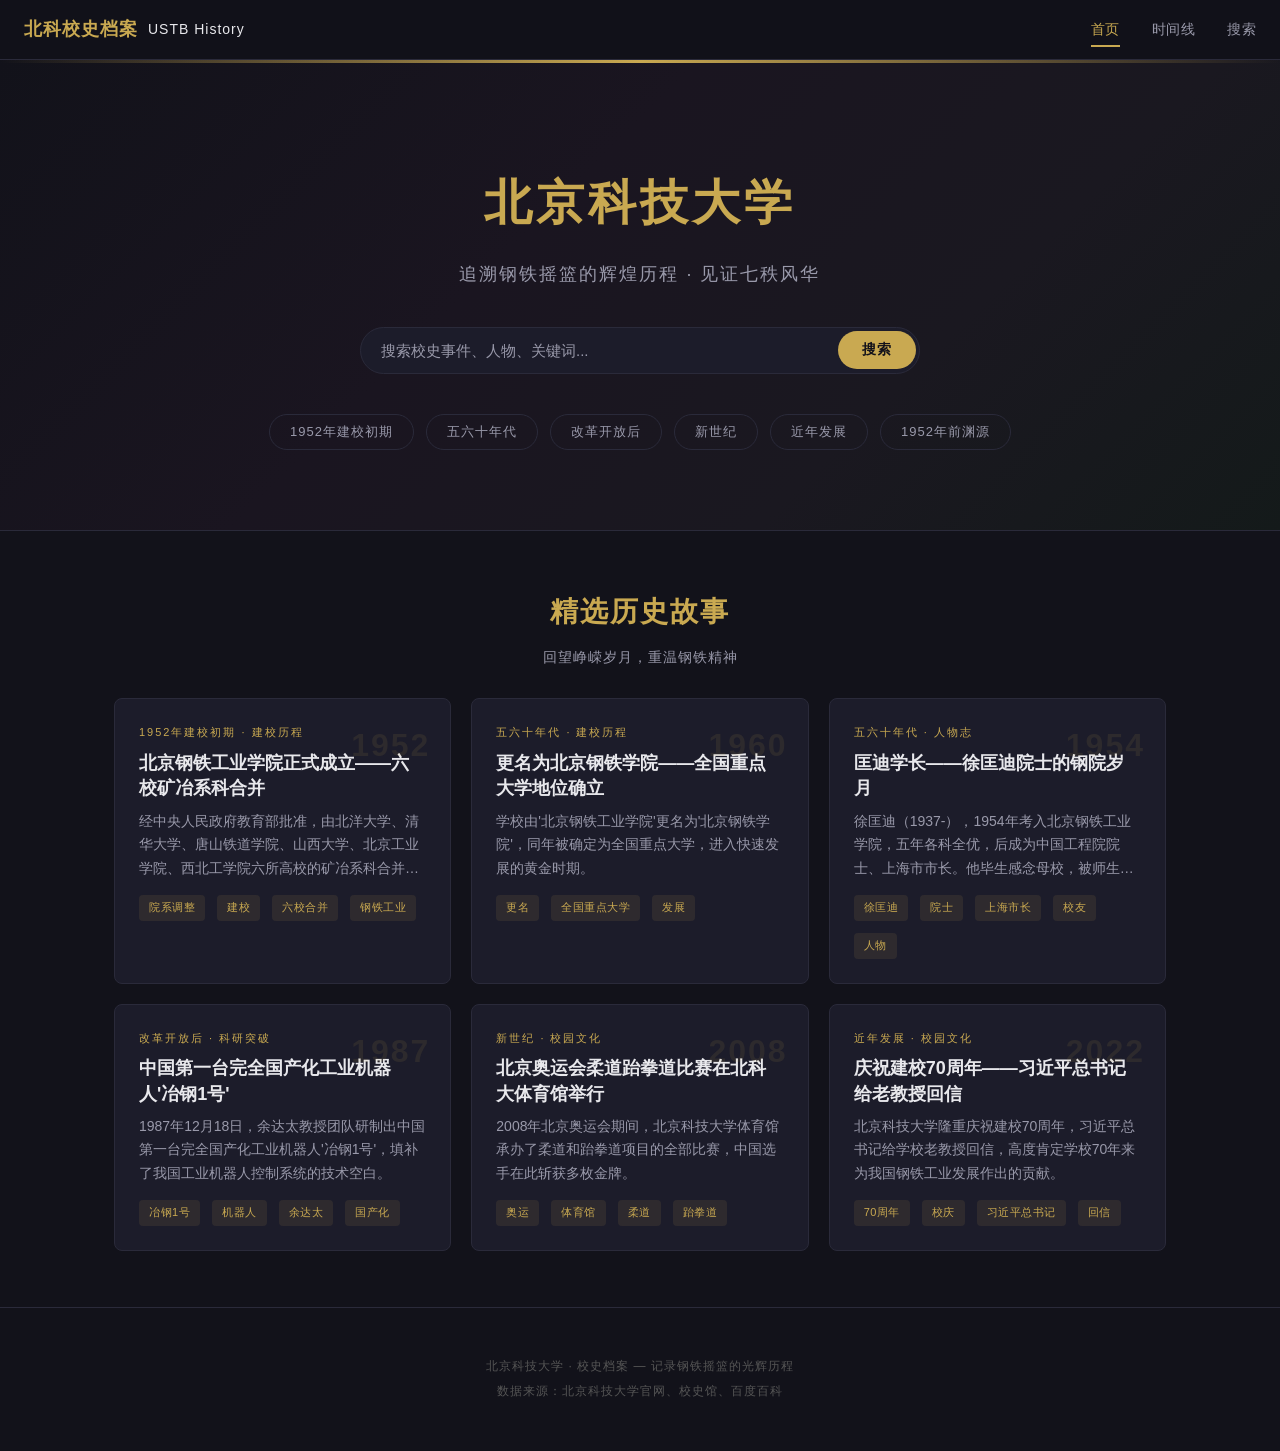
<file: index.html>
<!DOCTYPE html>
<html lang="zh-CN">
<head>
    <meta charset="UTF-8">
    <meta name="viewport" content="width=device-width, initial-scale=1.0">
    <title>北京科技大学 · 校史档案</title>
    <link rel="stylesheet" href="css/style.css">
</head>
<body>

    <!-- 导航栏 -->
    <nav class="navbar">
        <a href="index.html" class="nav-logo">
            北科校史档案 <span>USTB History</span>
        </a>
        <ul class="nav-links">
            <li><a href="index.html" class="active">首页</a></li>
            <li><a href="timeline.html">时间线</a></li>
            <li><a href="search.html">搜索</a></li>
        </ul>
    </nav>

    <!-- Hero -->
    <header class="hero">
        <h1>北京科技大学</h1>
        <p class="subtitle">追溯钢铁摇篮的辉煌历程 · 见证七秩风华</p>
        <div class="search-box">
            <input type="text" id="homeSearch" placeholder="搜索校史事件、人物、关键词..."
                   onkeydown="if(event.key==='Enter')goSearch(this.value)">
            <button onclick="goSearch(document.getElementById('homeSearch').value)">搜索</button>
        </div>
        <div class="era-nav" id="eraNav"></div>
    </header>

    <!-- 精选故事 -->
    <div class="container">
        <div class="section-header">
            <h2>精选历史故事</h2>
            <p>回望峥嵘岁月，重温钢铁精神</p>
        </div>
        <div class="featured-grid" id="featuredGrid"></div>
    </div>

    <!-- Footer -->
    <footer class="footer">
        <p>北京科技大学 · 校史档案 &mdash; 记录钢铁摇篮的光辉历程</p>
        <p style="margin-top:4px;">数据来源：北京科技大学官网、校史馆、百度百科</p>
    </footer>

    <script src="js/data.js"></script>
    <script src="js/main.js"></script>
    <script>
        // 年代导航
        document.getElementById('eraNav').innerHTML = renderEraNav(null);

        // 精选故事（展示6个代表性事件）
        const featured = HISTORY_DATA.filter(d => [1, 3, 21, 8, 20, 10].includes(d.id));
        document.getElementById('featuredGrid').innerHTML = featured.map(d => renderCard(d)).join('');

        // 导航栏年代跳转
        document.querySelectorAll('.era-btn').forEach(btn => {
            btn.addEventListener('click', function() {
                const era = this.textContent;
                window.location.href = 'search.html?era=' + encodeURIComponent(era);
            });
        });
    </script>
</body>
</html>
</file>
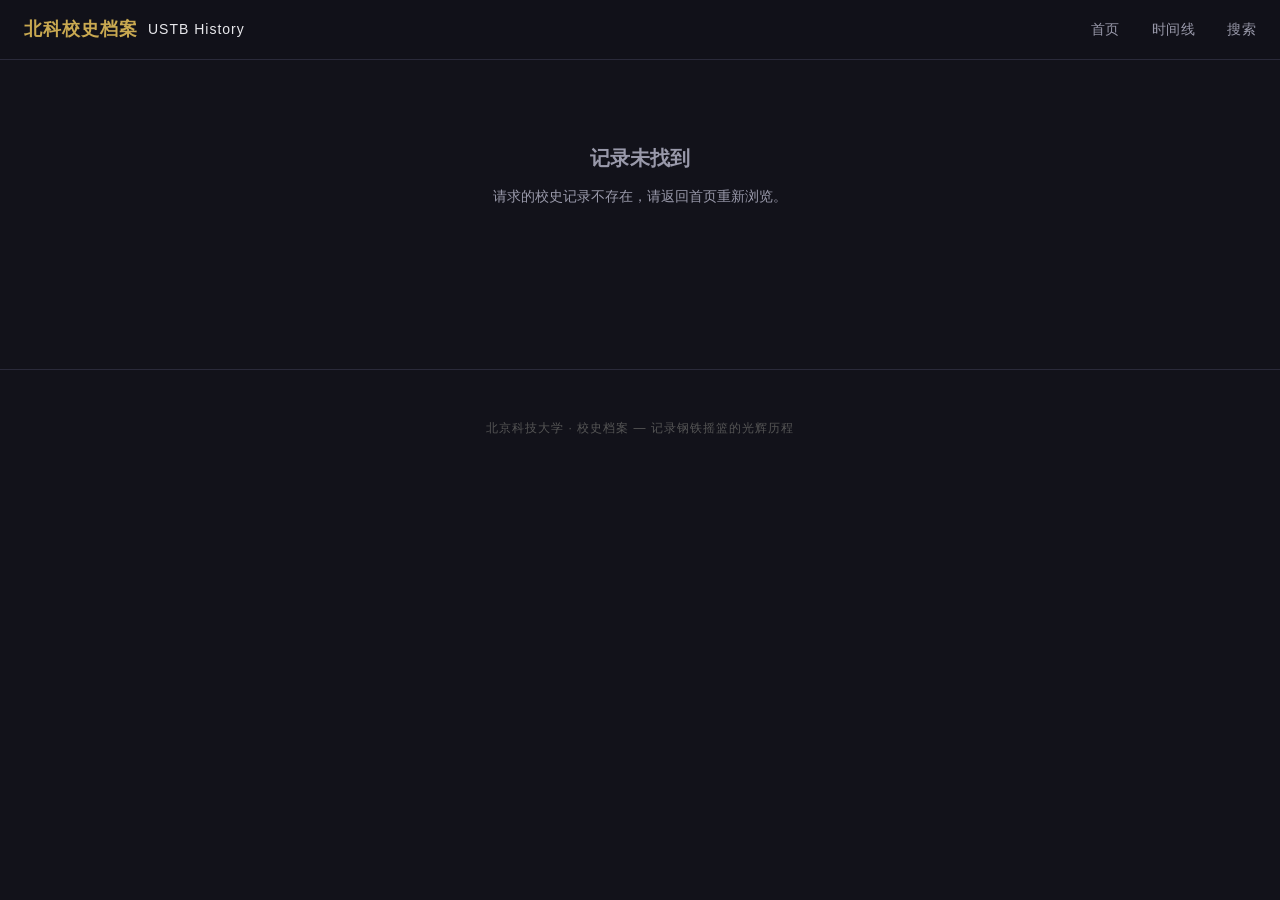
<file: detail.html>
<!DOCTYPE html>
<html lang="zh-CN">
<head>
    <meta charset="UTF-8">
    <meta name="viewport" content="width=device-width, initial-scale=1.0">
    <title id="pageTitle">详情 · 北京科技大学校史档案</title>
    <link rel="stylesheet" href="css/style.css">
</head>
<body>

    <nav class="navbar">
        <a href="index.html" class="nav-logo">
            北科校史档案 <span>USTB History</span>
        </a>
        <ul class="nav-links">
            <li><a href="index.html">首页</a></li>
            <li><a href="timeline.html">时间线</a></li>
            <li><a href="search.html">搜索</a></li>
        </ul>
    </nav>

    <div class="container detail-page">
        <div id="detailContent">
            <div class="empty-state">
                <h3>加载中...</h3>
            </div>
        </div>
    </div>

    <footer class="footer">
        <p>北京科技大学 · 校史档案 &mdash; 记录钢铁摇篮的光辉历程</p>
    </footer>

    <script src="js/data.js"></script>
    <script src="js/main.js"></script>
    <script>
        function renderDetail() {
            const id = parseInt(getUrlParam('id'));
            const item = HISTORY_DATA.find(d => d.id === id);

            if (!item) {
                document.getElementById('detailContent').innerHTML = `
                    <div class="empty-state">
                        <h3>记录未找到</h3>
                        <p>请求的校史记录不存在，请返回首页重新浏览。</p>
                    </div>
                `;
                document.getElementById('pageTitle').textContent = '未找到 · 北京科技大学校史档案';
                return;
            }

            document.getElementById('pageTitle').textContent = item.title + ' · 北京科技大学校史档案';

            const tags = (item.tags || []).map(t => `<span class="card-tag">${t}</span>`).join('');
            const yearStr = item.year + '年' + (item.month ? item.month + '月' : '');
            const imageHtml = item.image ? `<img class="detail-image" src="${item.image}" alt="${item.title}" loading="lazy">` : '';
            const contentHtml = item.content.split('\n').filter(p => p.trim()).map(p => `<p>${p}</p>`).join('');

            // 相关事件
            const related = getRelated(item);
            let relatedHtml = '';
            if (related.length > 0) {
                relatedHtml = `
                    <div class="related-section">
                        <h3>相关事件</h3>
                        <div class="related-grid">
                            ${related.map(r => renderCard(r, false)).join('')}
                        </div>
                    </div>
                `;
            }

            document.getElementById('detailContent').innerHTML = `
                <div class="detail-header">
                    <div class="detail-breadcrumb">
                        <a href="index.html">首页</a> &rsaquo;
                        <a href="search.html?era=${encodeURIComponent(item.era)}">${item.era}</a> &rsaquo;
                        ${item.title}
                    </div>
                    <h1>${item.title}</h1>
                    <div class="detail-meta">
                        <span>${yearStr}</span>
                        <span>${item.category}</span>
                        <span>${item.era}</span>
                    </div>
                </div>

                <div class="detail-content">
                    ${imageHtml}
                    ${contentHtml}

                    <div class="detail-source">
                        <strong>资料来源：</strong>${item.source}
                    </div>
                </div>

                ${tags ? '<div style="max-width:760px;margin:24px auto 0;">' + tags + '</div>' : ''}
                ${relatedHtml}
            `;
        }

        renderDetail();
    </script>
</body>
</html>
</file>
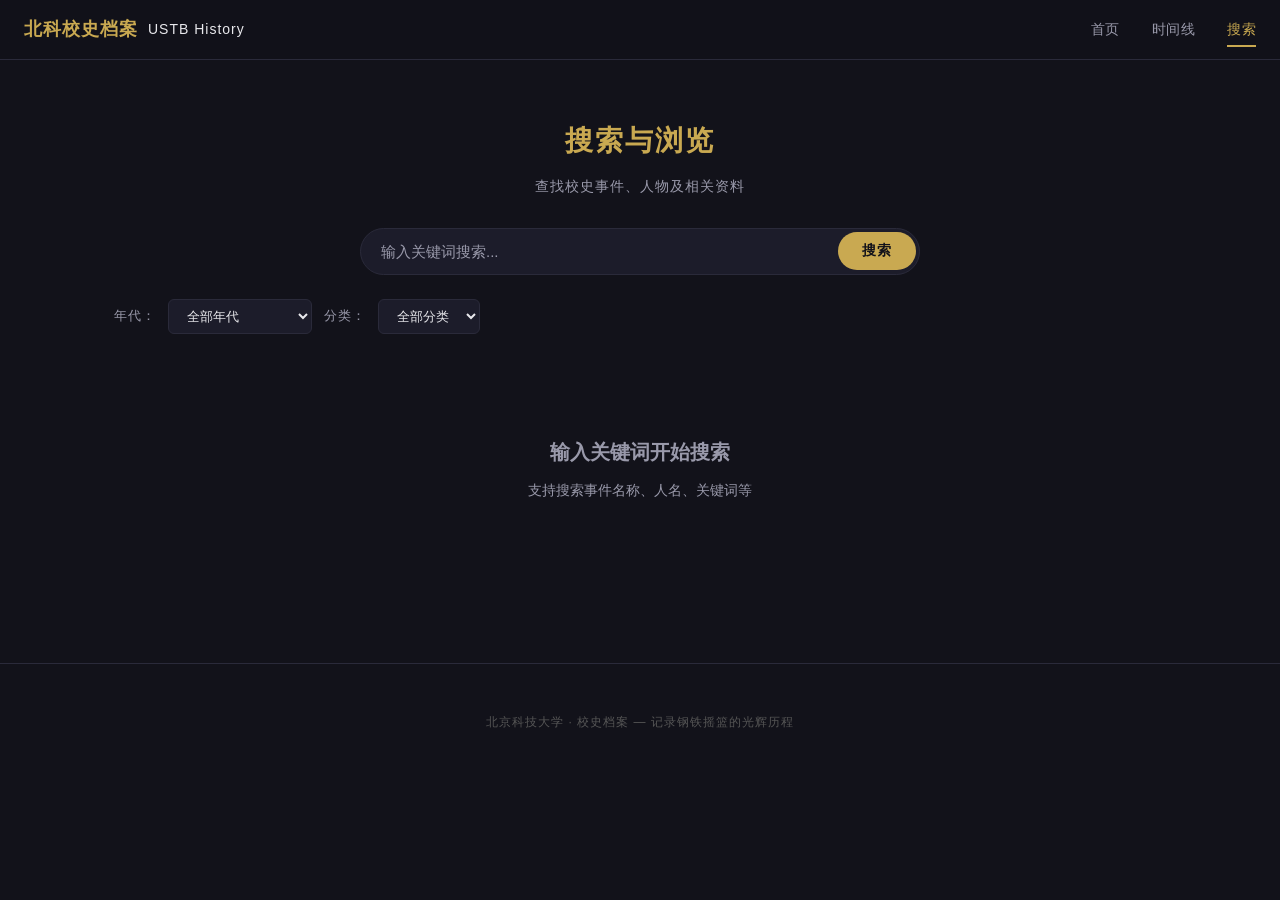
<file: search.html>
<!DOCTYPE html>
<html lang="zh-CN">
<head>
    <meta charset="UTF-8">
    <meta name="viewport" content="width=device-width, initial-scale=1.0">
    <title>搜索 · 北京科技大学校史档案</title>
    <link rel="stylesheet" href="css/style.css">
</head>
<body>

    <nav class="navbar">
        <a href="index.html" class="nav-logo">
            北科校史档案 <span>USTB History</span>
        </a>
        <ul class="nav-links">
            <li><a href="index.html">首页</a></li>
            <li><a href="timeline.html">时间线</a></li>
            <li><a href="search.html" class="active">搜索</a></li>
        </ul>
    </nav>

    <div class="container search-page">
        <div class="section-header">
            <h2>搜索与浏览</h2>
            <p>查找校史事件、人物及相关资料</p>
        </div>

        <!-- 搜索框 -->
        <div class="search-box" style="margin-bottom:24px;">
            <input type="text" id="searchInput" placeholder="输入关键词搜索..."
                   onkeydown="if(event.key==='Enter')applyFilters()">
            <button onclick="applyFilters()">搜索</button>
        </div>

        <!-- 筛选器 -->
        <div class="search-filter">
            <label>年代：</label>
            <select id="eraSelect" onchange="applyFilters()">
                <option value="">全部年代</option>
            </select>
            <label>分类：</label>
            <select id="categorySelect" onchange="applyFilters()">
                <option value="">全部分类</option>
            </select>
        </div>

        <!-- 结果 -->
        <div class="search-count" id="searchCount"></div>
        <div class="search-results" id="searchResults">
            <div class="empty-state">
                <h3>输入关键词开始搜索</h3>
                <p>支持搜索事件名称、人名、关键词等</p>
            </div>
        </div>
    </div>

    <footer class="footer">
        <p>北京科技大学 · 校史档案 &mdash; 记录钢铁摇篮的光辉历程</p>
    </footer>

    <script src="js/data.js"></script>
    <script src="js/main.js"></script>
    <script>
        function applyFilters() {
            const query = document.getElementById('searchInput').value;
            const era = document.getElementById('eraSelect').value;
            const category = document.getElementById('categorySelect').value;

            let data = search(query);
            data = filterByEra(data, era);
            data = filterByCategory(data, category);

            const countEl = document.getElementById('searchCount');
            const resultsEl = document.getElementById('searchResults');

            if (data.length === 0) {
                countEl.textContent = '未找到匹配的记录';
                resultsEl.innerHTML = '<div class="empty-state"><h3>未找到结果</h3><p>请尝试其他关键词或筛选条件</p></div>';
            } else {
                countEl.textContent = '找到 ' + data.length + ' 条记录';
                resultsEl.innerHTML = data.map(d => renderCard(d)).join('');
            }

            // 更新 URL
            const params = new URLSearchParams();
            if (query) params.set('q', query);
            if (era) params.set('era', era);
            if (category) params.set('category', category);
            const newUrl = window.location.pathname + (params.toString() ? '?' + params.toString() : '');
            window.history.replaceState({}, '', newUrl);
        }

        // 初始化筛选选项
        function initFilters() {
            const eraSelect = document.getElementById('eraSelect');
            const categorySelect = document.getElementById('categorySelect');

            getAllEras().forEach(era => {
                const opt = document.createElement('option');
                opt.value = era;
                opt.textContent = era;
                eraSelect.appendChild(opt);
            });

            getAllCategories().forEach(cat => {
                const opt = document.createElement('option');
                opt.value = cat;
                opt.textContent = cat;
                categorySelect.appendChild(opt);
            });

            // 从 URL 读取搜索参数
            const query = getSearchQuery();
            if (query) {
                document.getElementById('searchInput').value = query;
            }
            const urlEra = getUrlParam('era');
            if (urlEra) {
                document.getElementById('eraSelect').value = urlEra;
            }
            const urlCat = getUrlParam('category');
            if (urlCat) {
                document.getElementById('categorySelect').value = urlCat;
            }

            if (query || urlEra || urlCat) {
                applyFilters();
            }
        }

        initFilters();
    </script>
</body>
</html>
</file>
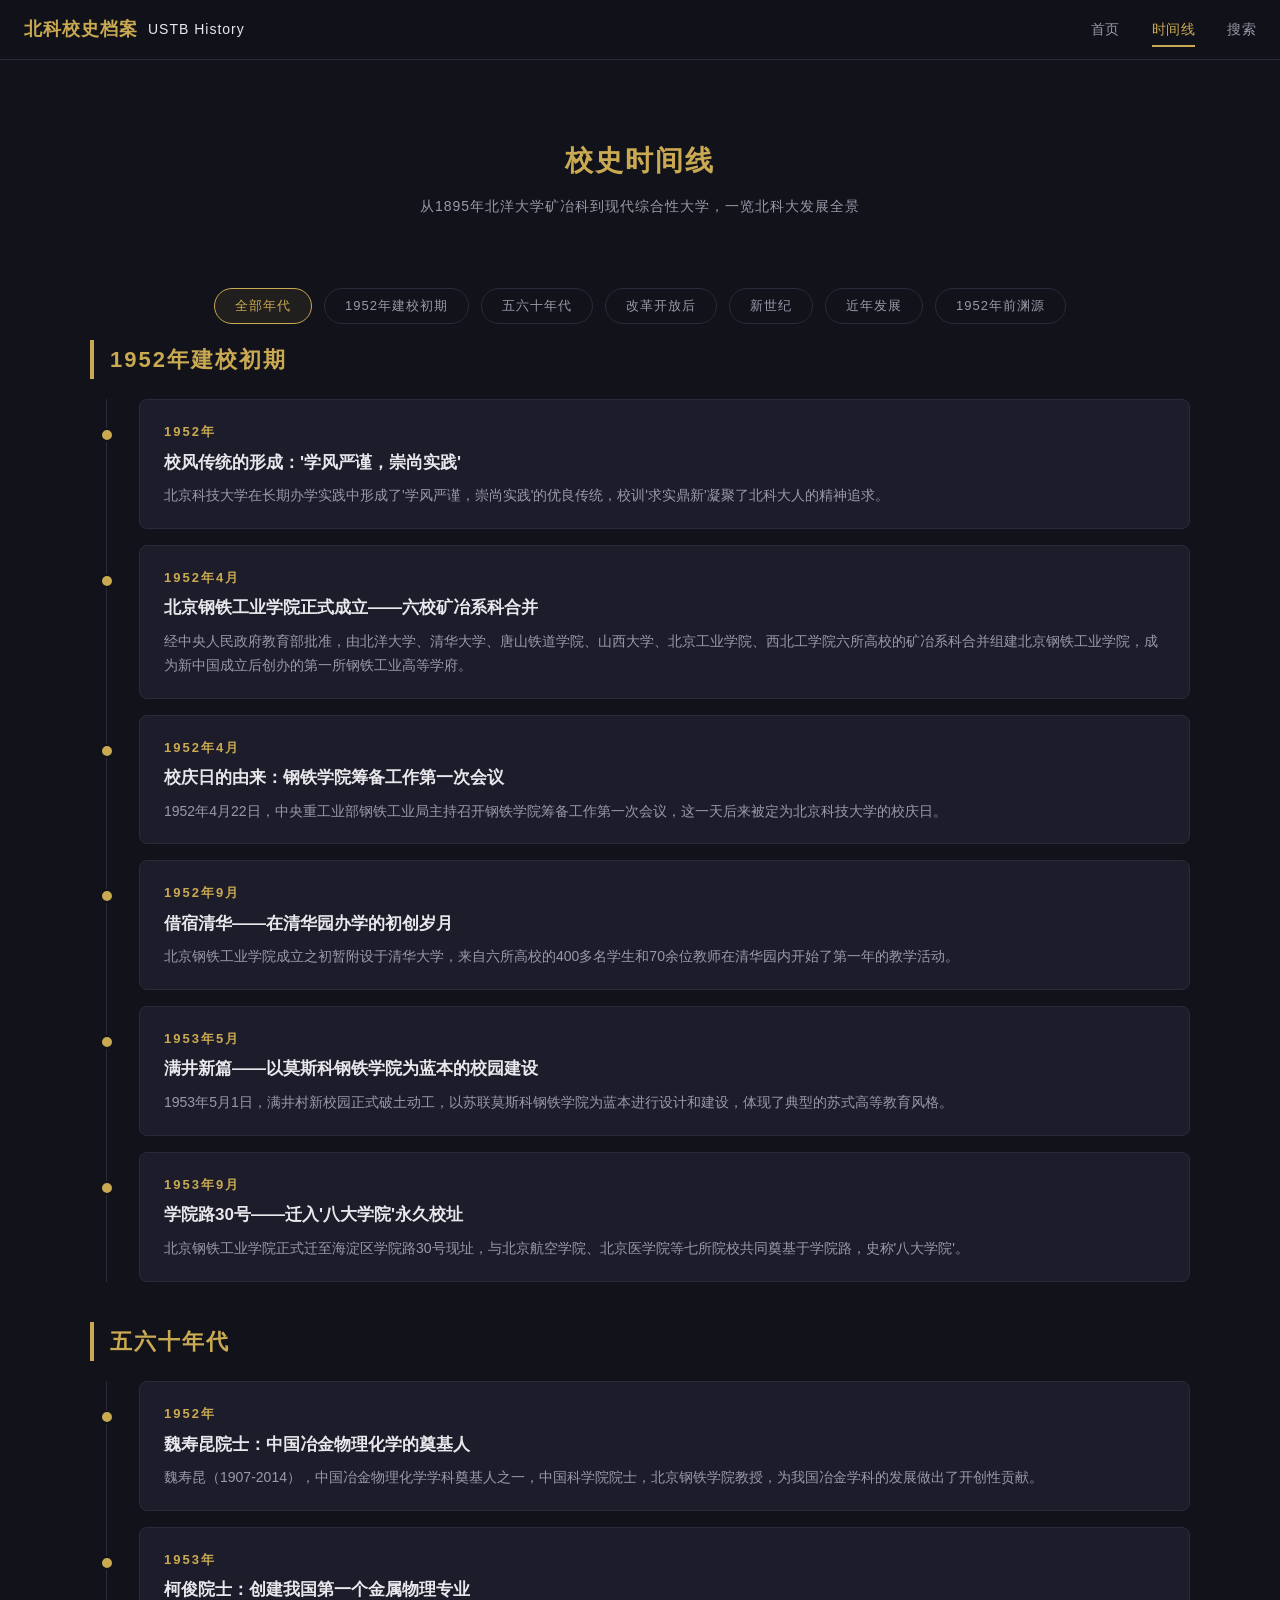
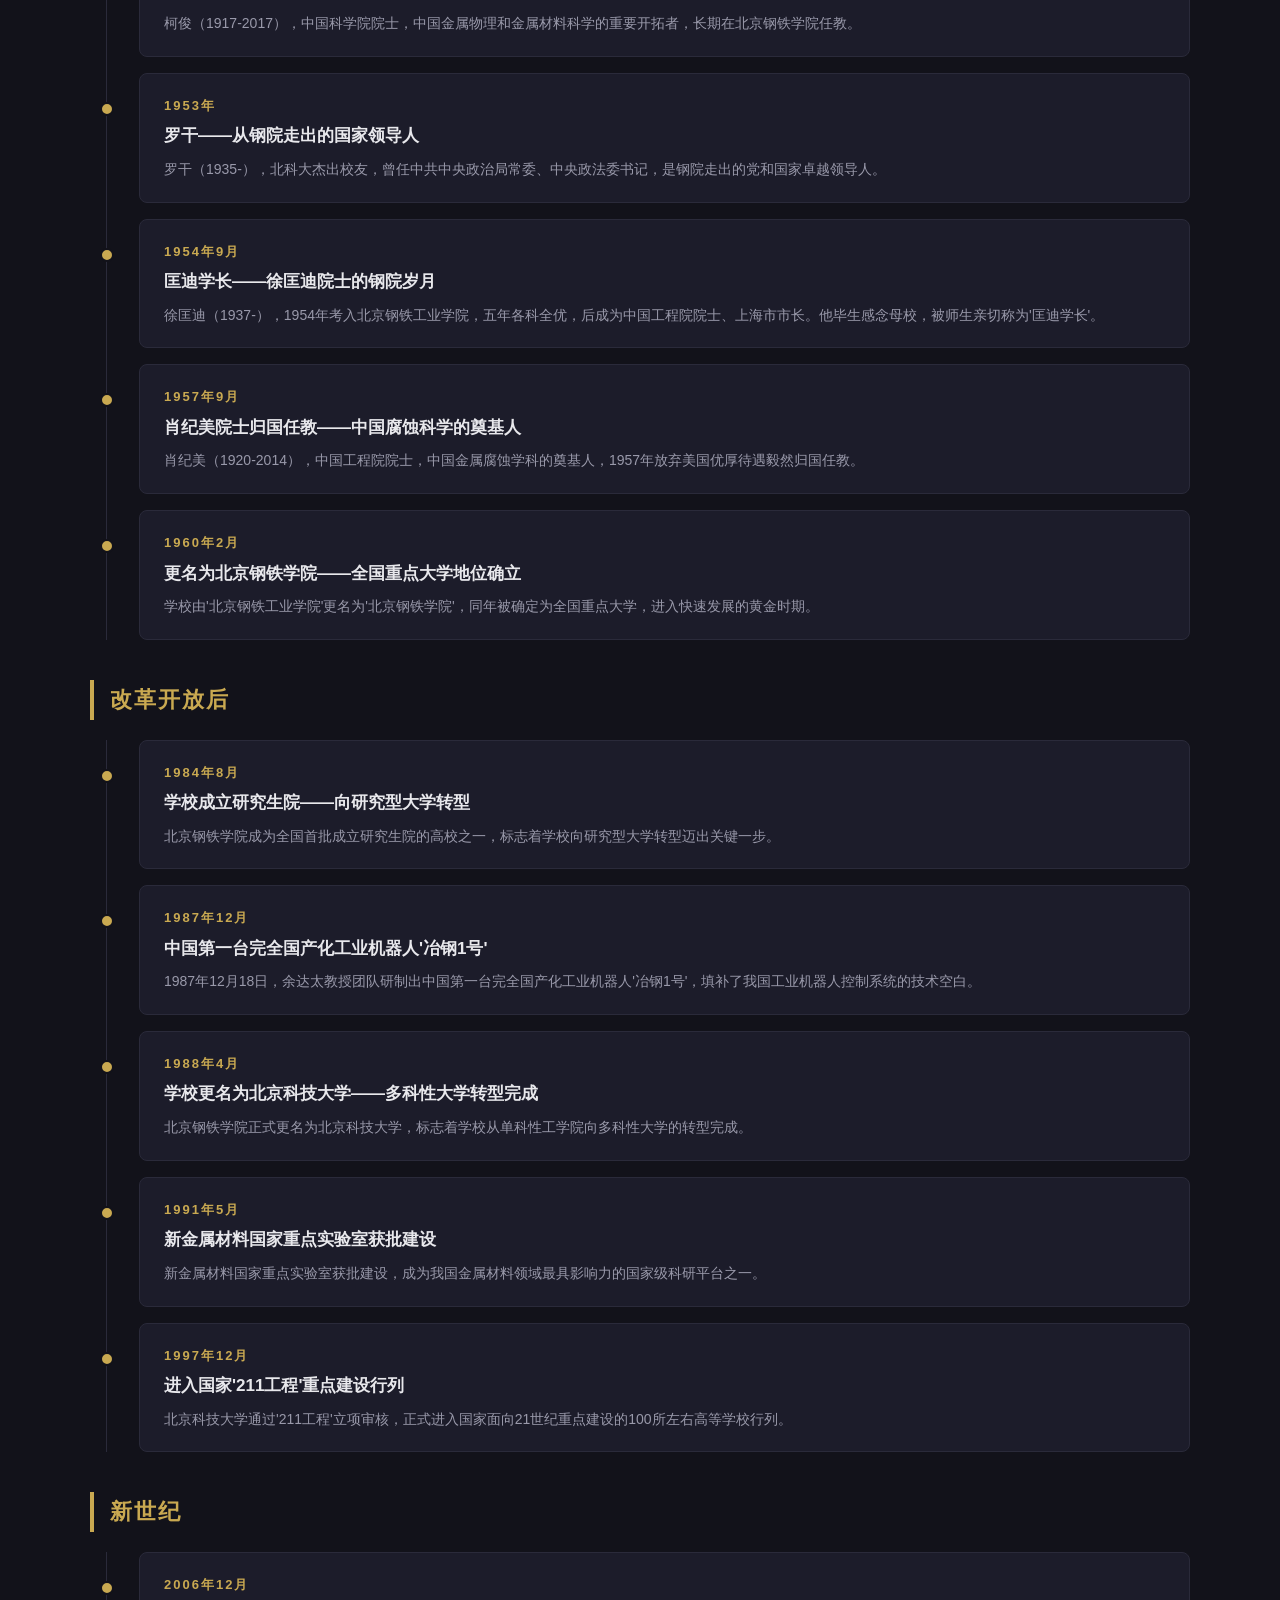
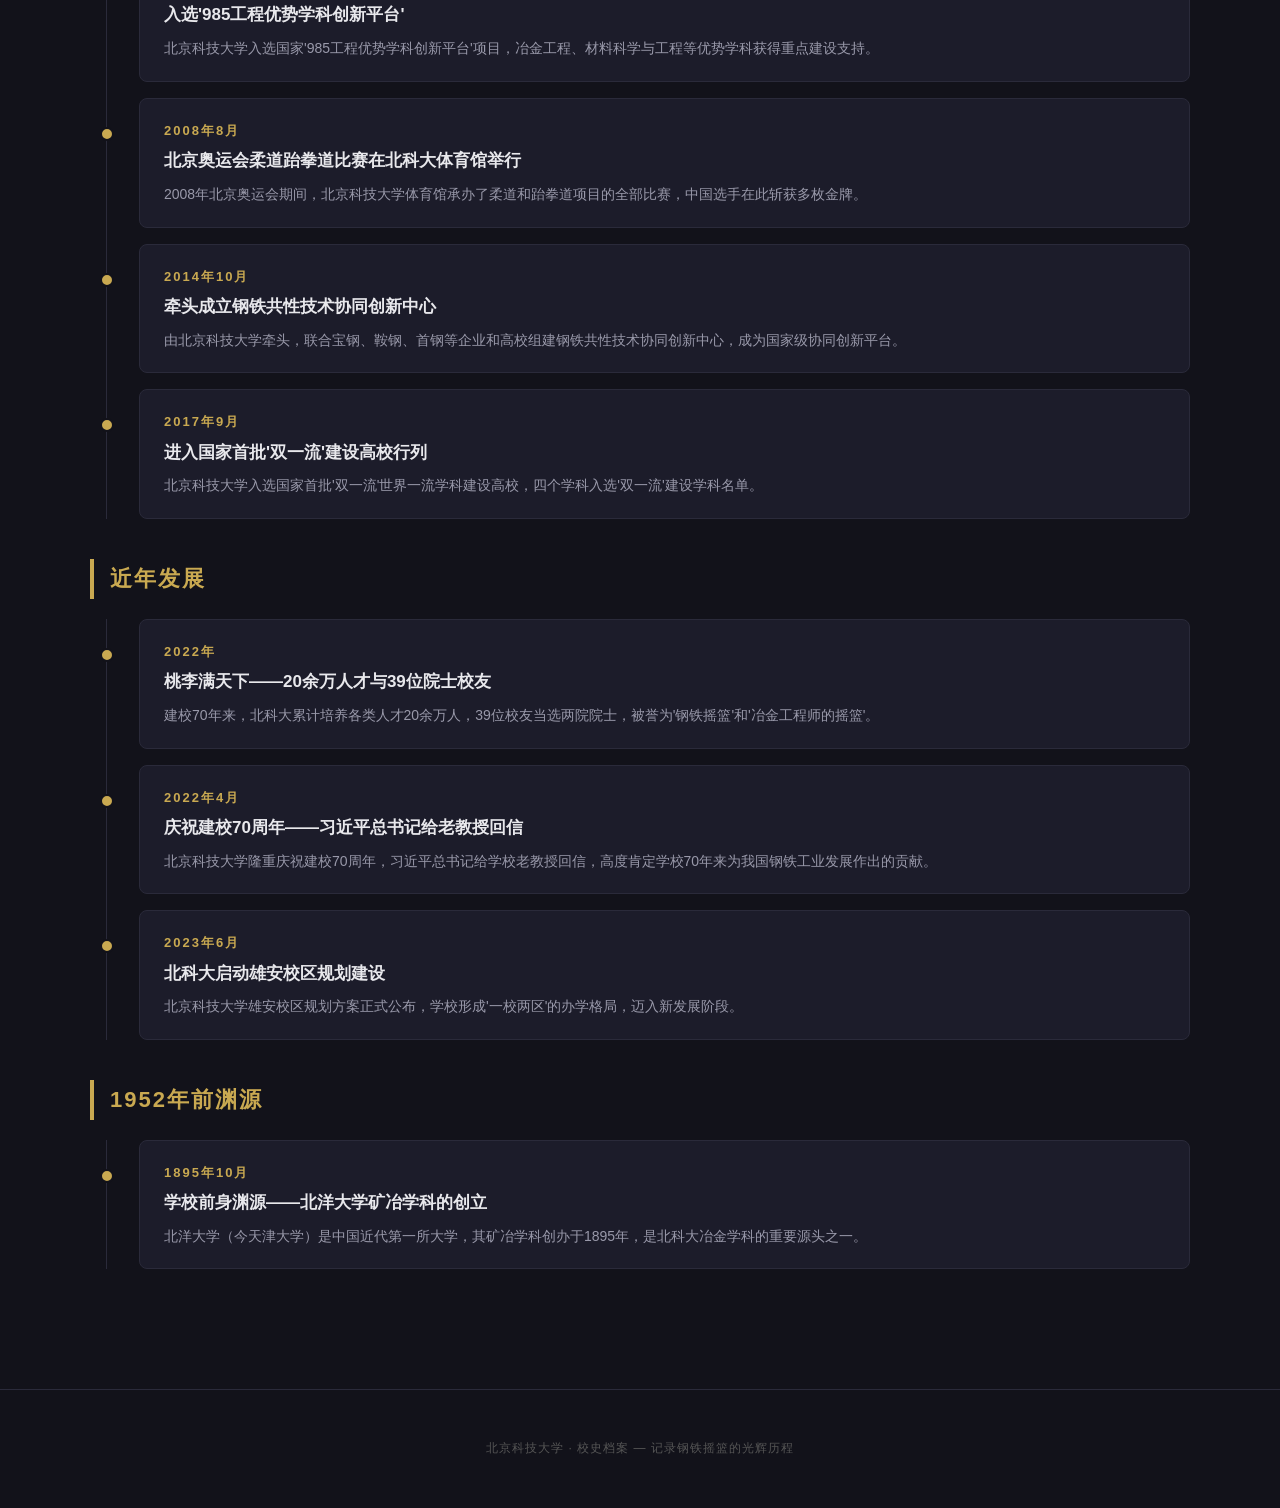
<file: timeline.html>
<!DOCTYPE html>
<html lang="zh-CN">
<head>
    <meta charset="UTF-8">
    <meta name="viewport" content="width=device-width, initial-scale=1.0">
    <title>时间线 · 北京科技大学校史档案</title>
    <link rel="stylesheet" href="css/style.css">
</head>
<body>

    <nav class="navbar">
        <a href="index.html" class="nav-logo">
            北科校史档案 <span>USTB History</span>
        </a>
        <ul class="nav-links">
            <li><a href="index.html">首页</a></li>
            <li><a href="timeline.html" class="active">时间线</a></li>
            <li><a href="search.html">搜索</a></li>
        </ul>
    </nav>

    <div class="container timeline-container">
        <div class="section-header">
            <h2>校史时间线</h2>
            <p>从1895年北洋大学矿冶科到现代综合性大学，一览北科大发展全景</p>
        </div>

        <!-- 年代筛选导航 -->
        <div class="era-nav" style="margin-bottom:16px;" id="eraFilter"></div>

        <div id="timelineContent"></div>
    </div>

    <footer class="footer">
        <p>北京科技大学 · 校史档案 &mdash; 记录钢铁摇篮的光辉历程</p>
    </footer>

    <script src="js/data.js"></script>
    <script src="js/main.js"></script>
    <script>
        let activeEra = null;

        function renderTimeline(era) {
            let data = era ? filterByEra(HISTORY_DATA, era) : HISTORY_DATA;
            const grouped = groupByEra(data);

            // 按年代顺序排列
            const eraOrder = getAllEras();
            let html = '';
            for (const eraName of eraOrder) {
                if (!grouped[eraName] || grouped[eraName].length === 0) continue;
                html += '<div class="timeline-era">';
                html += '<h3>' + eraName + '</h3>';
                html += '<div class="timeline-list">';
                html += grouped[eraName].map(d => renderTimelineItem(d)).join('');
                html += '</div></div>';
            }

            if (data.length === 0) {
                html = '<div class="empty-state"><h3>暂无数据</h3><p>请尝试其他筛选条件</p></div>';
            }

            document.getElementById('timelineContent').innerHTML = html;
        }

        // 年代筛选按钮
        const allEras = getAllEras();
        const eraFilter = document.getElementById('eraFilter');
        eraFilter.innerHTML = '<button class="era-btn active" onclick="filterAll()">全部年代</button>' +
            allEras.map(e => `<button class="era-btn" onclick="filterTimelineEra('${e}')">${e}</button>`).join('');

        function filterAll() {
            activeEra = null;
            updateEraBtns();
            renderTimeline(null);
        }

        function filterTimelineEra(era) {
            if (activeEra === era) {
                activeEra = null;
            } else {
                activeEra = era;
            }
            updateEraBtns();
            renderTimeline(activeEra);
        }

        function updateEraBtns() {
            const btns = document.querySelectorAll('#eraFilter .era-btn');
            btns.forEach(btn => {
                btn.classList.remove('active');
                if (btn.textContent === '全部年代' && !activeEra) btn.classList.add('active');
                if (btn.textContent === activeEra) btn.classList.add('active');
            });
        }

        // 初始渲染
        renderTimeline(null);
    </script>
</body>
</html>
</file>
<file: css/style.css>
/* ===== 北京科技大学校史档案 ===== */
:root {
    --bg-dark: #12121a;
    --bg-card: #1c1c2a;
    --bg-hover: #242438;
    --text: #e8e8ec;
    --text-dim: #9999aa;
    --gold: #c9a951;
    --gold-light: #e0c878;
    --gold-dark: #9a7b30;
    --accent: #c9a951;
    --border: #2a2a3a;
    --red: #b8453a;
    --radius: 8px;
    --container: 1100px;
}

* { margin: 0; padding: 0; box-sizing: border-box; }

body {
    font-family: "PingFang SC", "Hiragino Sans GB", "Microsoft YaHei", -apple-system, sans-serif;
    background: var(--bg-dark);
    color: var(--text);
    line-height: 1.8;
    -webkit-font-smoothing: antialiased;
}

a { color: var(--gold); text-decoration: none; }
a:hover { color: var(--gold-light); }

/* ===== 导航栏 ===== */
.navbar {
    background: rgba(18, 18, 26, 0.95);
    backdrop-filter: blur(10px);
    border-bottom: 1px solid var(--border);
    padding: 0 24px;
    position: sticky;
    top: 0;
    z-index: 100;
    display: flex;
    align-items: center;
    justify-content: space-between;
    height: 60px;
}

.nav-logo {
    display: flex;
    align-items: center;
    gap: 10px;
    font-size: 18px;
    font-weight: 700;
    color: var(--gold);
    letter-spacing: 1px;
}
.nav-logo span { color: var(--text); font-weight: 400; font-size: 14px; }

.nav-links { display: flex; gap: 32px; list-style: none; }
.nav-links a {
    color: var(--text-dim);
    font-size: 14px;
    letter-spacing: 0.5px;
    transition: color 0.2s;
    padding: 8px 0;
    border-bottom: 2px solid transparent;
}
.nav-links a:hover,
.nav-links a.active { color: var(--gold); border-bottom-color: var(--gold); }

/* ===== 首页 - Hero ===== */
.hero {
    background: linear-gradient(135deg, #12121a 0%, #1a1520 40%, #1a1820 70%, #141a1a 100%);
    text-align: center;
    padding: 100px 24px 80px;
    position: relative;
    overflow: hidden;
    border-bottom: 1px solid var(--border);
}
.hero::before {
    content: '';
    position: absolute;
    top: 0; left: 0; right: 0;
    height: 3px;
    background: linear-gradient(90deg, transparent, var(--gold), transparent);
}
.hero h1 {
    font-size: 48px;
    font-weight: 800;
    letter-spacing: 4px;
    color: var(--gold);
    margin-bottom: 12px;
}
.hero .subtitle {
    font-size: 18px;
    color: var(--text-dim);
    font-weight: 300;
    letter-spacing: 2px;
    margin-bottom: 36px;
}

/* 搜索框 */
.search-box {
    max-width: 560px;
    margin: 0 auto;
    display: flex;
    position: relative;
}
.search-box input {
    flex: 1;
    padding: 14px 20px;
    font-size: 15px;
    border: 1px solid var(--border);
    border-radius: 30px;
    background: var(--bg-card);
    color: var(--text);
    outline: none;
    transition: border-color 0.3s;
}
.search-box input:focus { border-color: var(--gold); }
.search-box input::placeholder { color: var(--text-dim); }
.search-box button {
    position: absolute;
    right: 4px;
    top: 4px;
    padding: 10px 24px;
    background: var(--gold);
    color: var(--bg-dark);
    border: none;
    border-radius: 26px;
    font-size: 14px;
    font-weight: 600;
    cursor: pointer;
    letter-spacing: 1px;
    transition: background 0.2s;
}
.search-box button:hover { background: var(--gold-light); }

/* 年代导航 */
.era-nav {
    display: flex;
    justify-content: center;
    flex-wrap: wrap;
    gap: 12px;
    margin-top: 40px;
}
.era-btn {
    padding: 8px 20px;
    background: transparent;
    border: 1px solid var(--border);
    color: var(--text-dim);
    border-radius: 20px;
    cursor: pointer;
    font-size: 13px;
    letter-spacing: 1px;
    transition: all 0.2s;
}
.era-btn:hover,
.era-btn.active { border-color: var(--gold); color: var(--gold); background: rgba(201,169,81,0.08); }

/* ===== 通用容器 ===== */
.container { max-width: var(--container); margin: 0 auto; padding: 0 24px; }

/* ===== 区块标题 ===== */
.section-header {
    padding: 56px 0 28px;
    text-align: center;
}
.section-header h2 {
    font-size: 28px;
    font-weight: 700;
    color: var(--gold);
    letter-spacing: 2px;
}
.section-header p {
    font-size: 14px;
    color: var(--text-dim);
    margin-top: 8px;
    letter-spacing: 1px;
}

/* ===== 卡片 ===== */
.card {
    background: var(--bg-card);
    border: 1px solid var(--border);
    border-radius: var(--radius);
    padding: 24px;
    cursor: pointer;
    transition: all 0.25s;
    position: relative;
    overflow: hidden;
}
.card:hover { border-color: var(--gold); transform: translateY(-2px); box-shadow: 0 8px 30px rgba(0,0,0,0.3); }
.card .card-era {
    font-size: 11px;
    color: var(--gold);
    letter-spacing: 2px;
    text-transform: uppercase;
    margin-bottom: 8px;
}
.card .card-title {
    font-size: 18px;
    font-weight: 700;
    color: var(--text);
    margin-bottom: 8px;
    line-height: 1.4;
}
.card .card-summary {
    font-size: 14px;
    color: var(--text-dim);
    line-height: 1.7;
    display: -webkit-box;
    -webkit-line-clamp: 3;
    -webkit-box-orient: vertical;
    overflow: hidden;
}
.card .card-year {
    position: absolute;
    top: 18px;
    right: 20px;
    font-size: 32px;
    font-weight: 800;
    color: rgba(201,169,81,0.1);
    letter-spacing: 2px;
}
.card .card-meta {
    margin-top: 14px;
    display: flex;
    gap: 12px;
    flex-wrap: wrap;
}
.card .card-tag {
    font-size: 11px;
    padding: 3px 10px;
    background: rgba(201,169,81,0.1);
    color: var(--gold);
    border-radius: 4px;
    letter-spacing: 0.5px;
}

/* ===== 首页精选 ===== */
.featured-grid {
    display: grid;
    grid-template-columns: repeat(auto-fill, minmax(320px, 1fr));
    gap: 20px;
    padding-bottom: 56px;
}

/* ===== 时间线页 ===== */
.timeline-container { padding: 20px 0 80px; }
.timeline-era { margin-bottom: 40px; }
.timeline-era h3 {
    font-size: 22px;
    color: var(--gold);
    letter-spacing: 2px;
    margin-bottom: 20px;
    padding-left: 16px;
    border-left: 4px solid var(--gold);
}
.timeline-list {
    position: relative;
    padding-left: 32px;
    border-left: 1px solid var(--border);
    margin-left: 16px;
}
.timeline-item {
    position: relative;
    padding: 20px 24px;
    background: var(--bg-card);
    border: 1px solid var(--border);
    border-radius: var(--radius);
    margin-bottom: 16px;
    cursor: pointer;
    transition: all 0.2s;
}
.timeline-item:hover { border-color: var(--gold); }
.timeline-item::before {
    content: '';
    position: absolute;
    left: -40px;
    top: 28px;
    width: 10px;
    height: 10px;
    background: var(--gold);
    border-radius: 50%;
    border: 2px solid var(--bg-dark);
}
.timeline-item .timeline-year {
    font-size: 13px;
    color: var(--gold);
    letter-spacing: 2px;
    font-weight: 600;
}
.timeline-item .timeline-title {
    font-size: 17px;
    font-weight: 700;
    margin: 4px 0 6px;
}
.timeline-item .timeline-summary {
    font-size: 14px;
    color: var(--text-dim);
    line-height: 1.7;
}

/* ===== 搜索页 ===== */
.search-page { padding-bottom: 80px; }
.search-filter {
    display: flex;
    gap: 12px;
    flex-wrap: wrap;
    margin: 20px 0;
    align-items: center;
}
.search-filter label {
    font-size: 13px;
    color: var(--text-dim);
    letter-spacing: 1px;
}
.search-filter select {
    padding: 8px 14px;
    background: var(--bg-card);
    border: 1px solid var(--border);
    color: var(--text);
    border-radius: 6px;
    font-size: 13px;
    outline: none;
    cursor: pointer;
}
.search-filter select:focus { border-color: var(--gold); }
.search-count { font-size: 13px; color: var(--text-dim); margin-bottom: 20px; }
.search-results { display: flex; flex-direction: column; gap: 14px; }

/* ===== 详情页 ===== */
.detail-page { padding-bottom: 80px; }
.detail-header { padding: 48px 0 28px; border-bottom: 1px solid var(--border); margin-bottom: 36px; }
.detail-breadcrumb { font-size: 13px; color: var(--text-dim); margin-bottom: 20px; letter-spacing: 1px; }
.detail-breadcrumb a { color: var(--text-dim); }
.detail-breadcrumb a:hover { color: var(--gold); }
.detail-header h1 { font-size: 32px; font-weight: 800; color: var(--gold); line-height: 1.3; }
.detail-meta {
    display: flex;
    gap: 16px;
    margin-top: 16px;
    font-size: 13px;
    color: var(--text-dim);
    flex-wrap: wrap;
}
.detail-meta span {
    padding: 4px 12px;
    background: var(--bg-card);
    border: 1px solid var(--border);
    border-radius: 4px;
}
.detail-content { max-width: 760px; margin: 0 auto; }
.detail-content p { margin-bottom: 16px; font-size: 15px; line-height: 2; }
.detail-content .detail-image {
    width: 100%;
    max-height: 400px;
    object-fit: cover;
    border-radius: var(--radius);
    margin: 24px 0;
}
.detail-source {
    margin-top: 40px;
    padding: 16px 20px;
    background: var(--bg-card);
    border: 1px solid var(--border);
    border-radius: var(--radius);
    font-size: 13px;
    color: var(--text-dim);
}

/* 相关事件 */
.related-section { margin-top: 40px; }
.related-section h3 {
    font-size: 18px;
    color: var(--gold);
    letter-spacing: 2px;
    margin-bottom: 16px;
}
.related-grid {
    display: grid;
    grid-template-columns: repeat(auto-fill, minmax(280px, 1fr));
    gap: 14px;
}

/* ===== Footer ===== */
.footer {
    text-align: center;
    padding: 48px 24px;
    color: #555;
    font-size: 12px;
    letter-spacing: 1px;
    border-top: 1px solid var(--border);
}

/* ===== 空状态 ===== */
.empty-state {
    text-align: center;
    padding: 80px 24px;
    color: var(--text-dim);
}
.empty-state h3 { font-size: 20px; margin-bottom: 8px; }
.empty-state p { font-size: 14px; }

/* ===== 响应式 ===== */
@media (max-width: 768px) {
    .hero h1 { font-size: 32px; }
    .nav-links { gap: 16px; }
    .nav-links a { font-size: 12px; }
    .featured-grid,
    .related-grid { grid-template-columns: 1fr; }
    .search-box { max-width: 100%; }
    .detail-header h1 { font-size: 24px; }
    .section-header h2 { font-size: 22px; }
}
</file>
